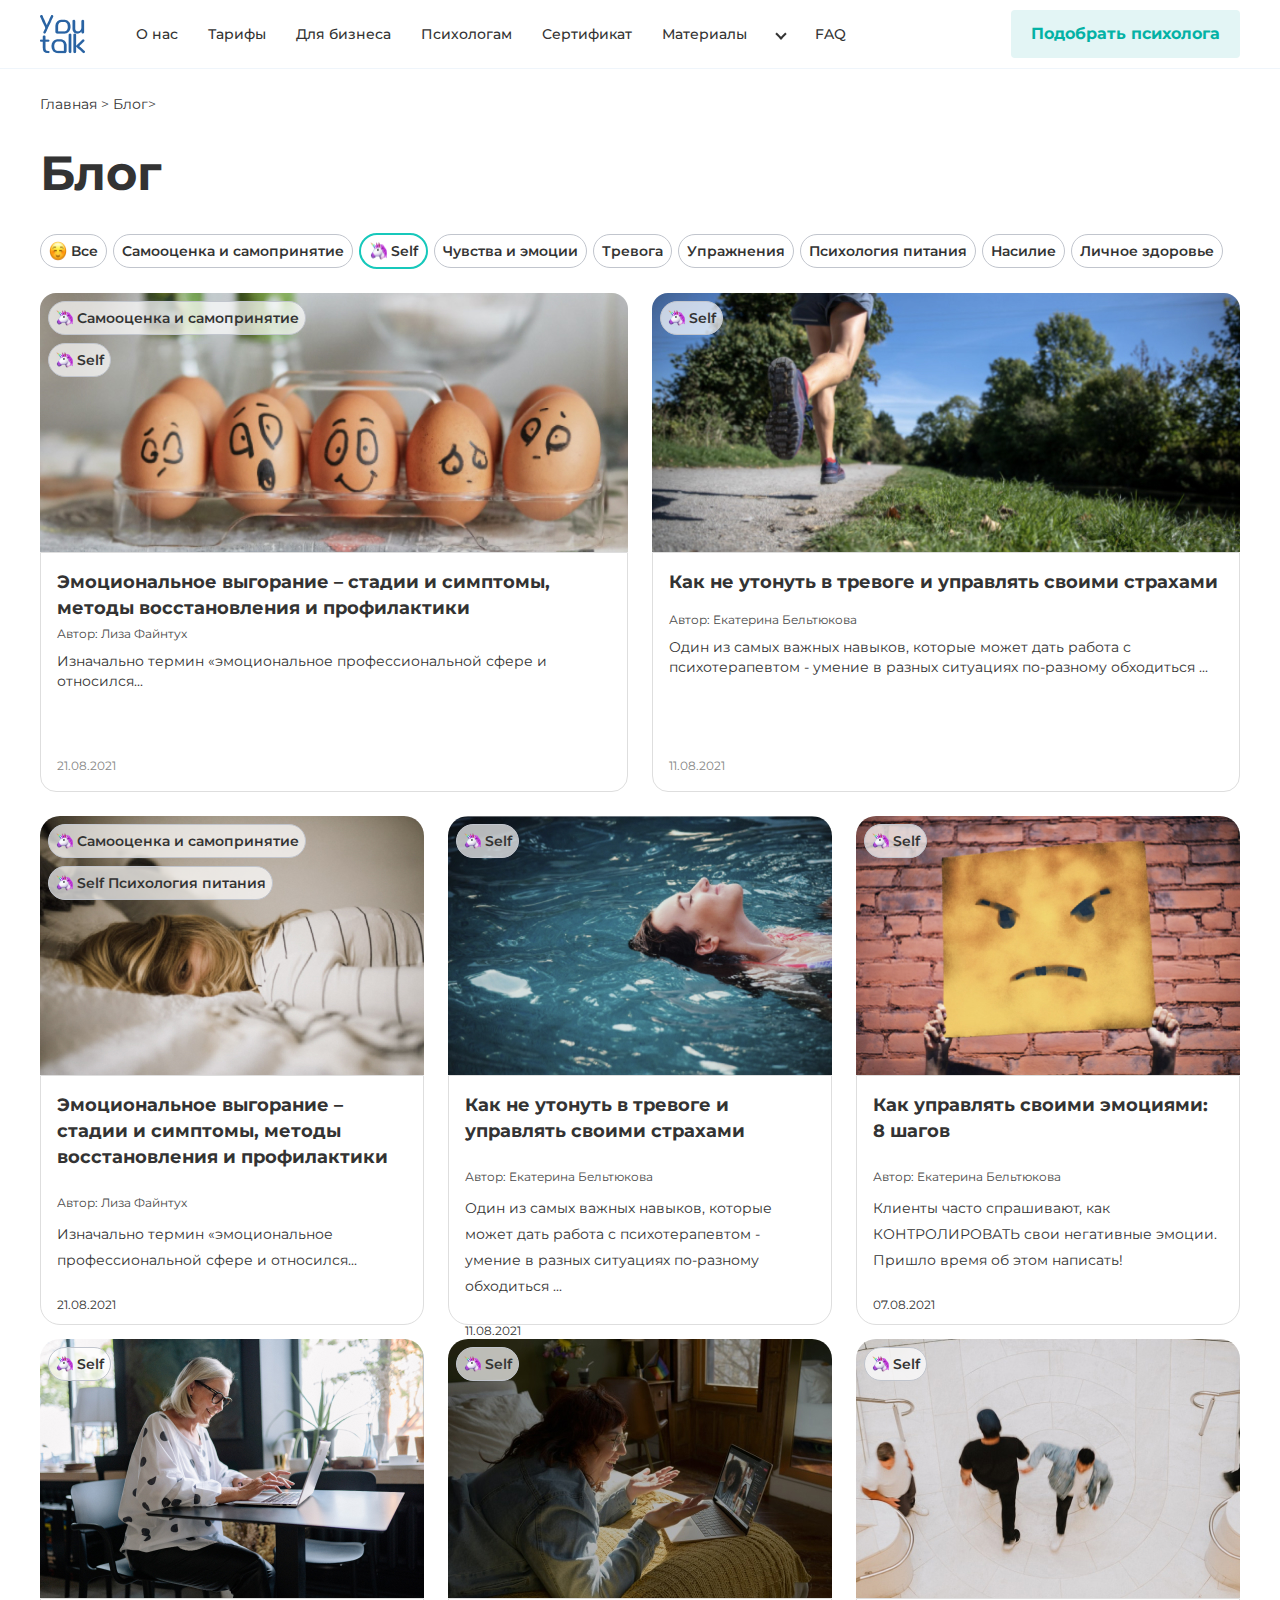
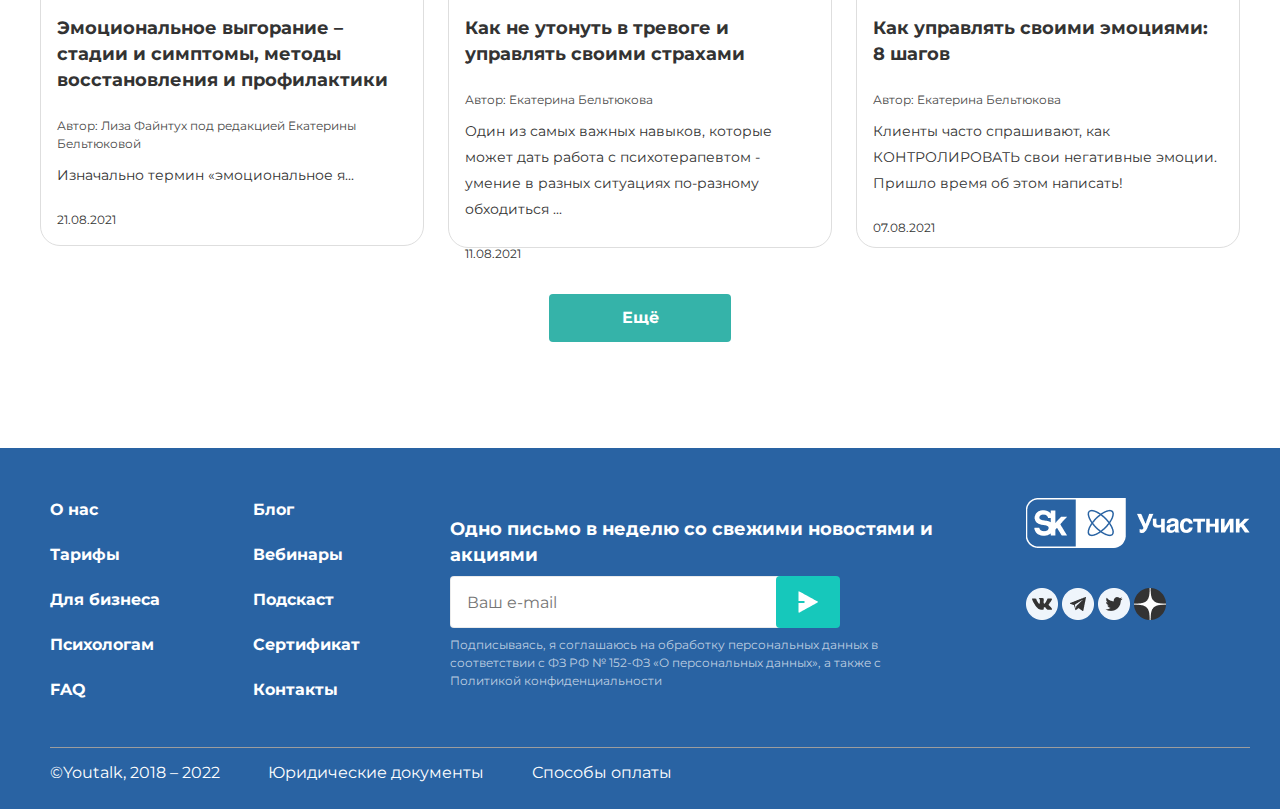
<file: index.html>
<!DOCTYPE html>
<html lang="en">
<head>
    <meta charset="UTF-8">
    <meta http-equiv="X-UA-Compatible" content="IE=edge">
    <meta name="viewport" content="width=device-width, initial-scale=1.0">
    <link rel="stylesheet" href="./normalize.css">
    <link rel="stylesheet" href="./css.css">
    <title>Document</title>
</head>
<body>
    <header class="header">
        <div class="header__content content container">
            <a class="content__logo" href="/">
                <img src="./img/logo.png" alt="logo"></a>
            <ul class="content__nav nav">
                <li class="nav__item">О нас</li>
                <li class="nav__item">Тарифы</li>
                <li class="nav__item">Для бизнеса</li>
                <li class="nav__item">Психологам</li>
                <li class="nav__item">Сертификат</li>
                <li class="nav__item">Материалы</li>
                <i class="arrow down"></i>
                <li class="nav__item">FAQ</li>
            </ul>
            <button class="content__btn">Подобрать психолога</button>
            <div class="burger">
                <img src="./img/burger.png" alt="button">
            </div>
        </div>
    </header>
</body>
</html>
    <main class="main container blog">
        <div class="blog__breadcrumps">Главная > Блог>
        </div>
        <h1 class="blog__title">Блог</h1>
            <ul class="blog__filters filters__list">
                <li class="filters__item">
                    <img src="./img/smail.png" alt="smail">
                    Все
                </li>
                <li class="filters__item">Самооценка и самопринятие</li>
                <li class="filters__item filters__item_active">
                    <img src="./img/emoje.png" alt="emoje">
                    Self
                </li>
                <li class="filters__item">Чувства и эмоции</li>
                <li class="filters__item">Тревога</li>
                <li class="filters__item">Упражнения</li>
                <li class="filters__item">Психология питания</li>
                <li class="filters__item">Насилие</li>
                <li class="filters__item">Личное здоровье</li>
            </ul>
        <section class="blog__top articles">
            <article class="articles___top">
                <img class="articles___top__image" src="./img/eggs.jpg" alt="eggs" class="eggs__link_img" width="300">
                <div class="articles__top__text">
                    <div class="articles__top__title">Эмоциональное выгорание – стадии и симптомы,
                        методы восстановления и профилактики</div>
                    <span class="articles__top__author">Автор: Лиза Файнтух</span>
                    <span class="articles__top__description">Изначально термин «эмоциональное профессиональной сфере и относился...</span>
                    <span class="articles__top__date">21.08.2021</span>
                </div>
                <div class="articles__top__tab">
                    <div class="tab">
                        <img src="./img/emoje.png" alt="emoje">
                        <span>Самооценка и самопринятие</span>
                    </div>
                    <div class="tab">
                        <img src="./img/emoje.png" alt="emoje">
                        <span>Self</span>
                    </div>
                    </div>
                </div>
            </article>
            <article class="articles___top">
                <img class="articles___top__image" src="./img/sport.jpg" alt="run" class="run__link_img" width="300">
                <div class="articles__top__text">
                <span class="articles__top__title">Как не утонуть в тревоге и управлять своими страхами</span>    
                   <p class="articles__top__author">Автор: Екатерина Бельтюкова</p>
                <span class="articles__top__description">Один из самых важных навыков, которые может дать работа с психотерапевтом - умение в разных ситуациях
                    по-разному обходиться ...</span>
                <span class="articles__top__date">11.08.2021</span>
            </div>
            <div class="articles__top__tab">
                <div class="tab">
                    <img src="./img/emoje.png" alt="emoje">
                    <span>Self</span>
                </div>
                </div>
            </div>
            </article>

        </section>
        <section class="blog___bottom">
            <article class="articles___bottom">
                <img class="articles___bottom__image" src="./img/Image1.jpg" alt="girls" class="girls__link_img" width="300">
                <div class="articles__bottom__title">
                <span class="articles__bottom__text">Эмоциональное выгорание – стадии и симптомы, методы восстановления и профилактики</span>
                <p class="articles__bottom__author">Автор: Лиза Файнтух</p>
                <span class="articles__bottom__description">Изначально термин «эмоциональное профессиональной сфере и относился...</span>
                <span class="articles__bottom__date">21.08.2021</span>
            </div>
            <div class="articles__bottom__tab">
                <div class="bottom">
                    <img src="./img/emoje.png" alt="emoje">
                    <span>Самооценка и самопринятие</span>
                </div>
                <div class="bottom">
                    <img src="./img/emoje.png" alt="emoje">
                    <span>Self Психология питания</span>
                </div>
                </div>
            </article>
            <article class="articles___bottom">
                <img class="articles___bottom__image" src="./img/image2.jpg" alt="girls2" class="girls2__link_img" width="300">
                <div class="articles__bottom__title">
                <span class="articles__bottom__text">Как не утонуть в тревоге и управлять своими страхами</span>
                <p class="articles__bottom__author">Автор: Екатерина Бельтюкова</p>
                <span class="articles__bottom__description">Один из самых важных навыков, которые может дать работа с психотерапевтом - умение в разных ситуациях
                    по-разному обходиться ...</span>
                <span class="articles__bottom__date">11.08.2021</span>
            </div>
            <div class="articles__bottom__tab">
                <div class="tab">
                    <img src="./img/emoje.png" alt="emoje">
                    <span>Self</span>
                </div>
                </div>
            </article>
            <article class="articles___bottom">
                <img class="articles___bottom__image" src="./img/image3.jpg" alt="emogis" class="emogis__link_img" width="300">
                <div class="articles__bottom__title">
                <span class="articles__bottom__text">Как управлять своими эмоциями:
                    8 шагов</span>
                <p class="articles__bottom__author">Автор: Екатерина Бельтюкова</p>
                <span class="articles__bottom__description">Клиенты часто спрашивают, как КОНТРОЛИРОВАТЬ свои негативные эмоции. Пришло время об этом написать!
                </span>
                <span class="articles__bottom__date">07.08.2021</span>
            </div>
            <div class="articles__bottom__tab">
                <div class="tab">
                    <img src="./img/emoje.png" alt="emoje">
                    <span>Self</span>
                </div>
            </article>
            <article class="articles___bottom">
                <img class="articles___bottom__image" src="./img/image4.jpg" alt="woman" class="woman__link_img" width="300">
                <div class="articles__bottom__title">
                <span class="articles__bottom__text">Эмоциональное выгорание – стадии и симптомы, методы восстановления и профилактики</span>
                <p class="articles__bottom__author">Автор: Лиза Файнтух под редакцией Екатерины Бельтюковой</p>
                <span class="articles__bottom__description">Изначально термин «эмоциональное я...</span>
                <span class="articles__bottom__date">21.08.2021</span>
                <div class="articles__bottom__tab">
                    <div class="tab">
                        <img src="./img/emoje.png" alt="emoje">
                        <span>Self</span>
                    </div>
                </div>
            </article>
            <article class="articles___bottom">
                <img class="articles___bottom__image" src="./img/Image5.jpg" alt="woman2" class="woman2__link_img" width="300">
                <div class="articles__bottom__title">
                <span class="articles__bottom__text">Как не утонуть в тревоге и управлять своими страхами</span>
                <p class="articles__bottom__author">Автор: Екатерина Бельтюкова</p>
                <span class="articles__bottom__description">Один из самых важных навыков, которые может дать работа с психотерапевтом - умение в разных ситуациях
                    по-разному обходиться ...</span>
                <span class="articles__bottom__date">11.08.2021</span>
                <div class="articles__bottom__tab">
                    <div class="tab">
                        <img src="./img/emoje.png" alt="emoje">
                        <span>Self</span>
                    </div>
                </div>
                </div>
            </article>
            <article class="articles___bottom">
                <img class="articles___bottom__image" src="./img/Image6.jpg" alt="boys" class="boys__link_img" width="300">
                <div class="articles__bottom__title">
                <span class="articles__bottom__text">Как управлять своими эмоциями:
                    8 шагов</span>
                <p class="articles__bottom__author">Автор: Екатерина Бельтюкова</p>
                <span class="articles__bottom__description">Клиенты часто спрашивают, как КОНТРОЛИРОВАТЬ свои негативные эмоции. Пришло время об этом написать!
                </span>
                <span class="articles__bottom__date">07.08.2021</span>
                <div class="articles__bottom__tab">
                    <div class="tab">
                        <img src="./img/emoje.png" alt="emoje">
                        <span>Self</span>
                    </div>
                </div>
                </div>
            </article>
        </section>
        <button class="btn__more">Ещё</button>
    </main>
    <footer class="footer">
        <div class="container">
        <div class="footer__top">
            <div class="footer__nav__wrapper">
                <ul class="footer__nav">
                    <li class="footer__nav__item">О нас</li>
                    <li class="footer__nav__item">Тарифы</li>
                    <li class="footer__nav__item">Для бизнеса</li>
                    <li class="footer__nav__item">Психологам</li>
                    <li class="footer__nav__item">FAQ</li>
                </ul>
                <ul class="footer__nav">
                    <li class="footer__nav__item">Блог</li>
                    <li class="footer__nav__item">Вебинары</li>
                    <li class="footer__nav__item">Подскаст</li>
                    <li class="footer__nav__item">Сертификат</li>
                    <li class="footer__nav__item">Контакты</li>
                </ul>
            </div>
            <div class="email__wrapper">
                <h3 class="email__title">Одно письмо в неделю со свежими новостями и акциями</h3>
                <div class="email">
                <input class="email__input" placeholder="Ваш e-mail" type="text">
                 <button class="email__button">
                    <img src="./img/strelka.png">
                </button>
                </div>
                <span class="email__description">Подписываясь, я соглашаюсь на обработку персональных данных в соответствии с ФЗ РФ № 152-ФЗ «О персональных данных», а также с Политикой конфиденциальности</span>
            </div>
            <div class="social">
                <div class="social__top">
                    <img src="./img/Group_(1).png">
                    <img src="./img/a.png">
                    
                </div>
                <div class="social__bottom">
                    <img src="./img/vkontakte.png">
                    <img src="./img/telegram.png">
                    <img src="./img/ikonka.png">
                    <img src="./img/ikonka2.png">
                    
                </div>
            </div>
        </div>

        <div class="footer__bottom">
            <p class="footer__bottom__top">©Youtalk, 2018 – 2022</p>
            <p class="footer__bottom__top">Юридические документы</p>
            <p class="footer__bottom__top">Способы оплаты</p>
        </div>
    </div>
    </footer>
</body>
</html>
</file>
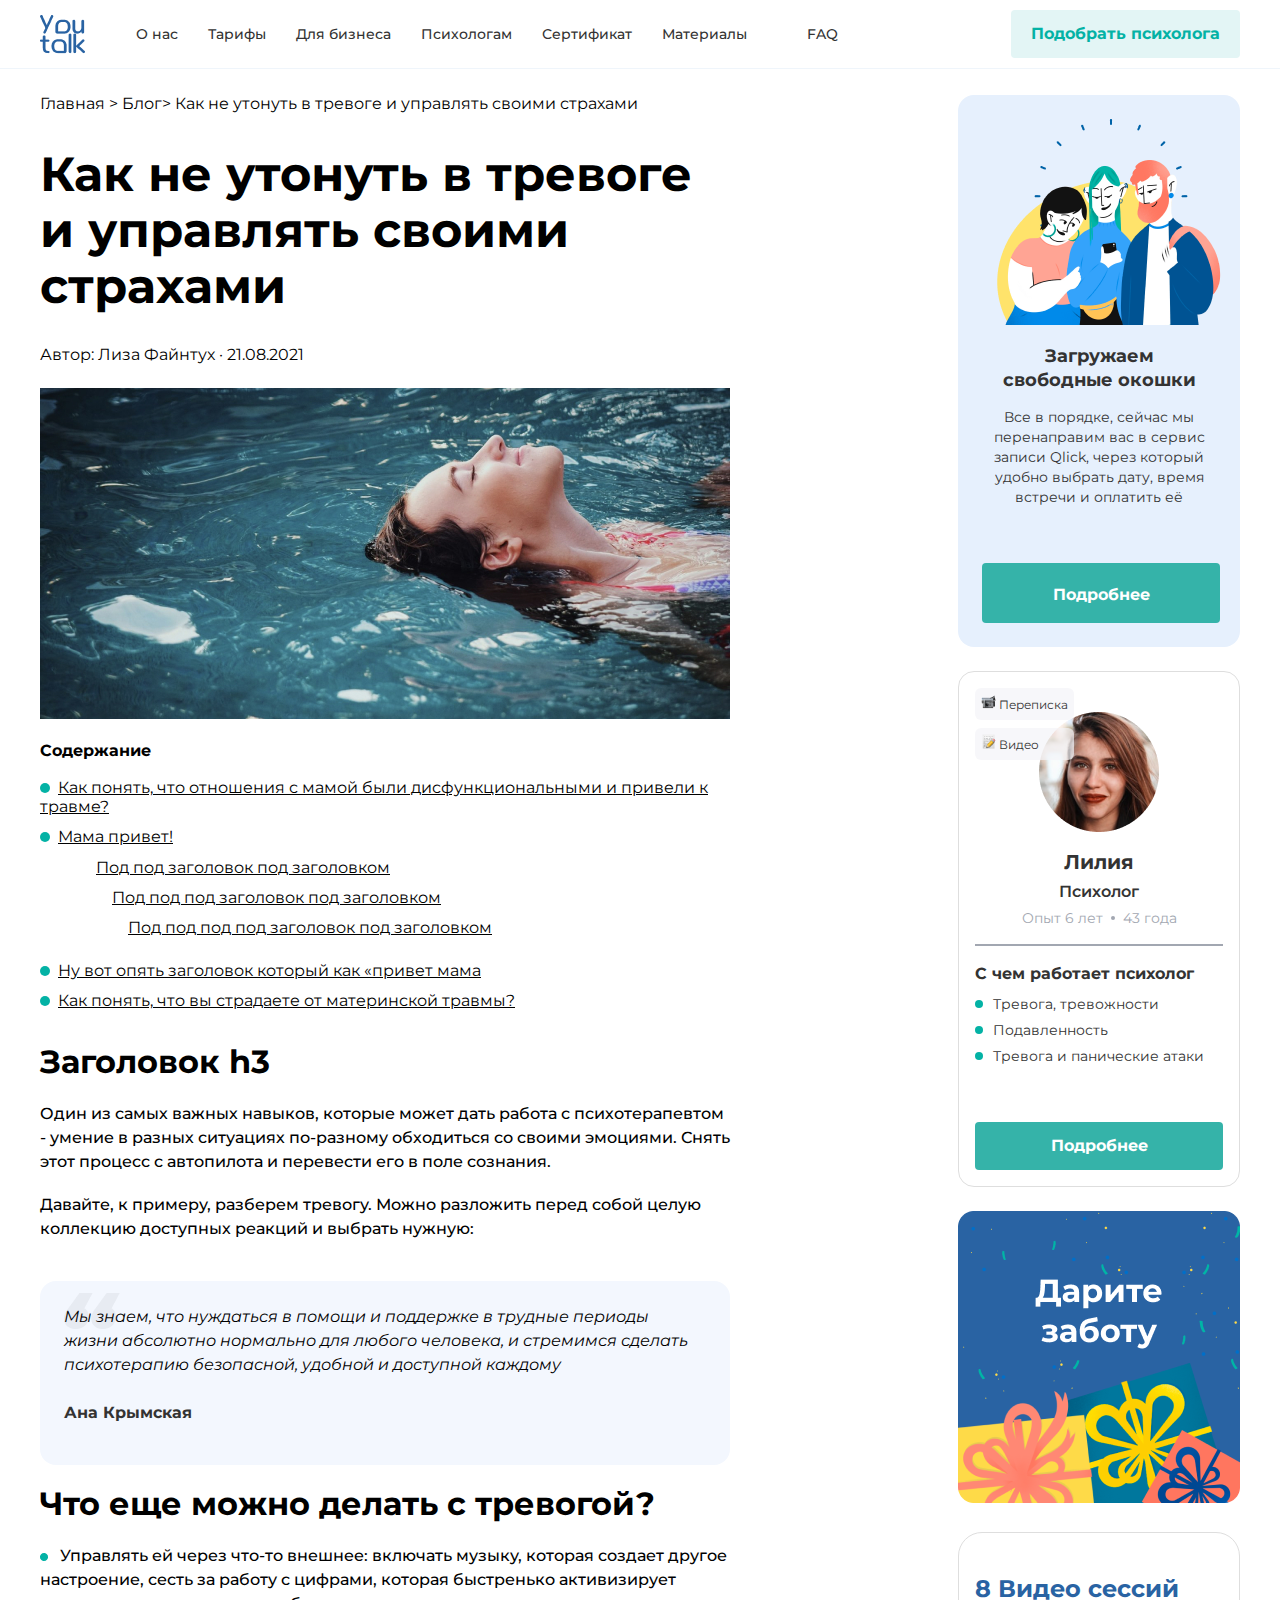
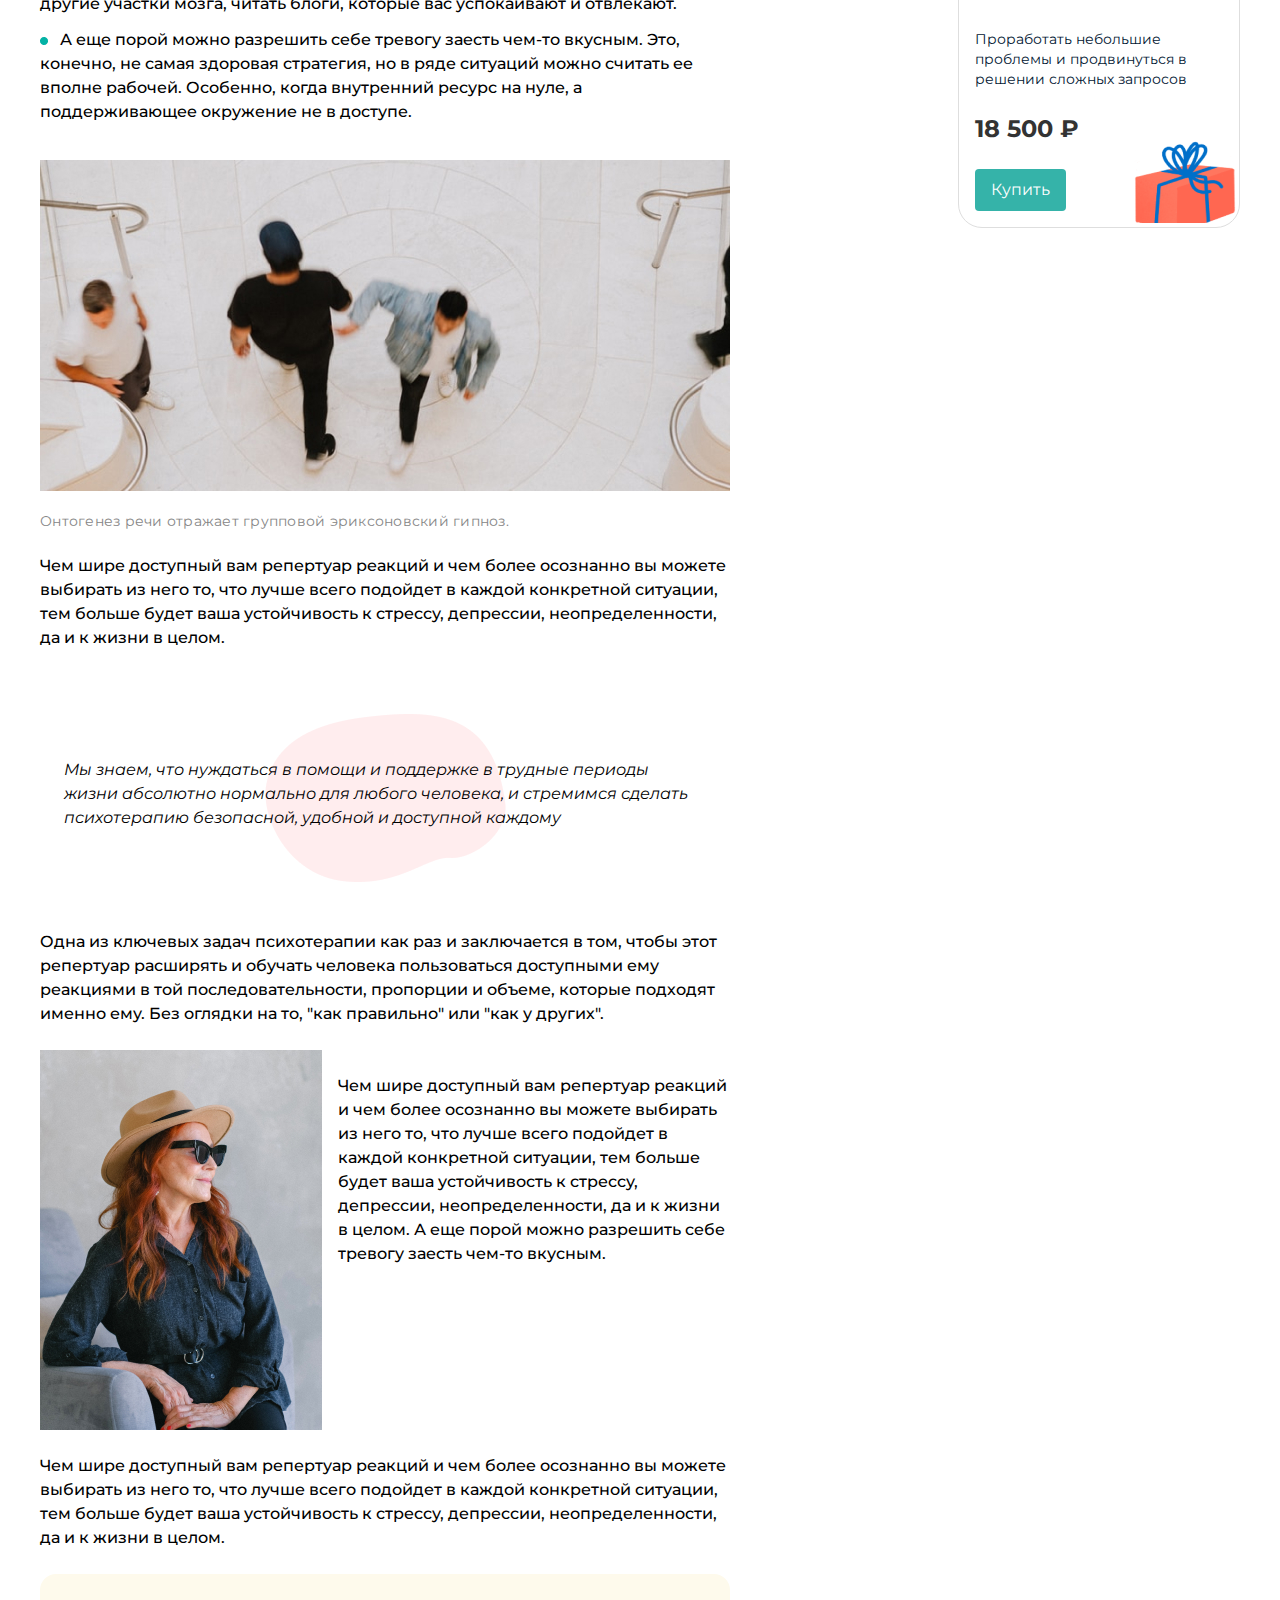
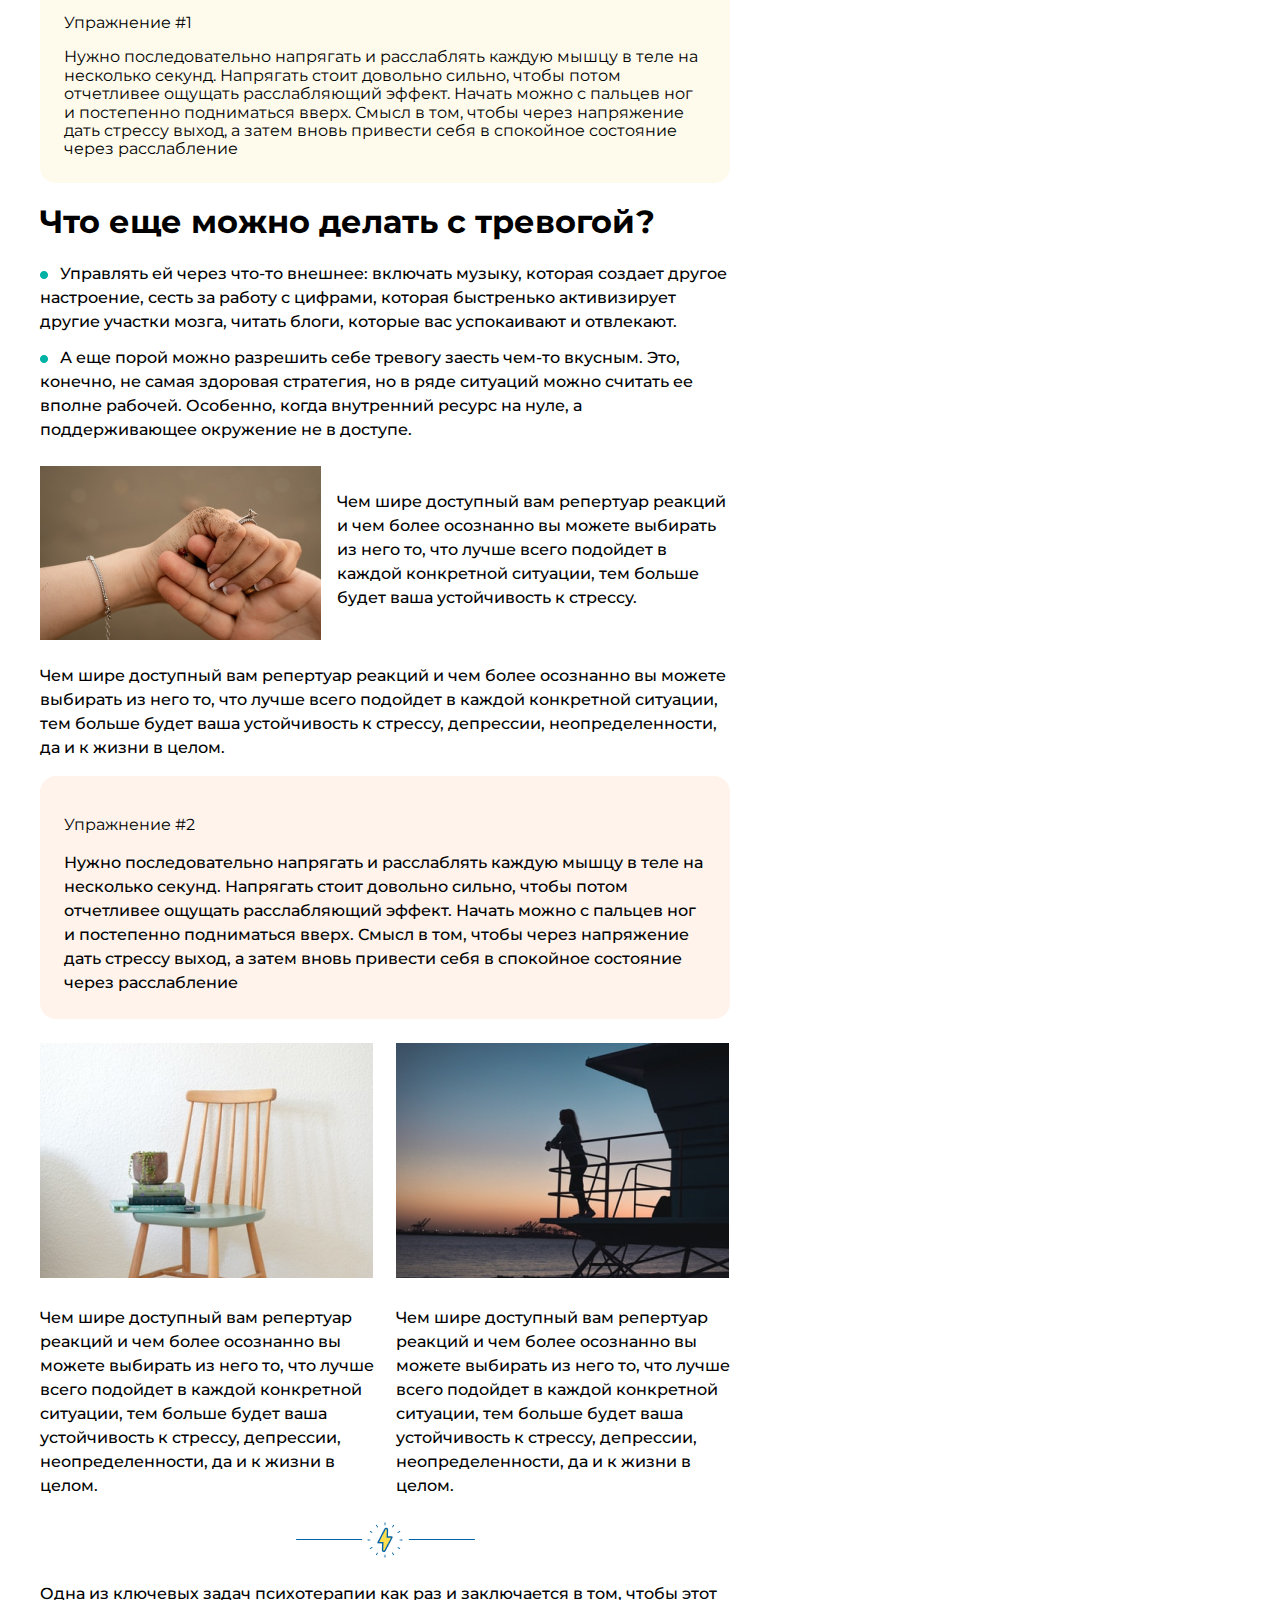
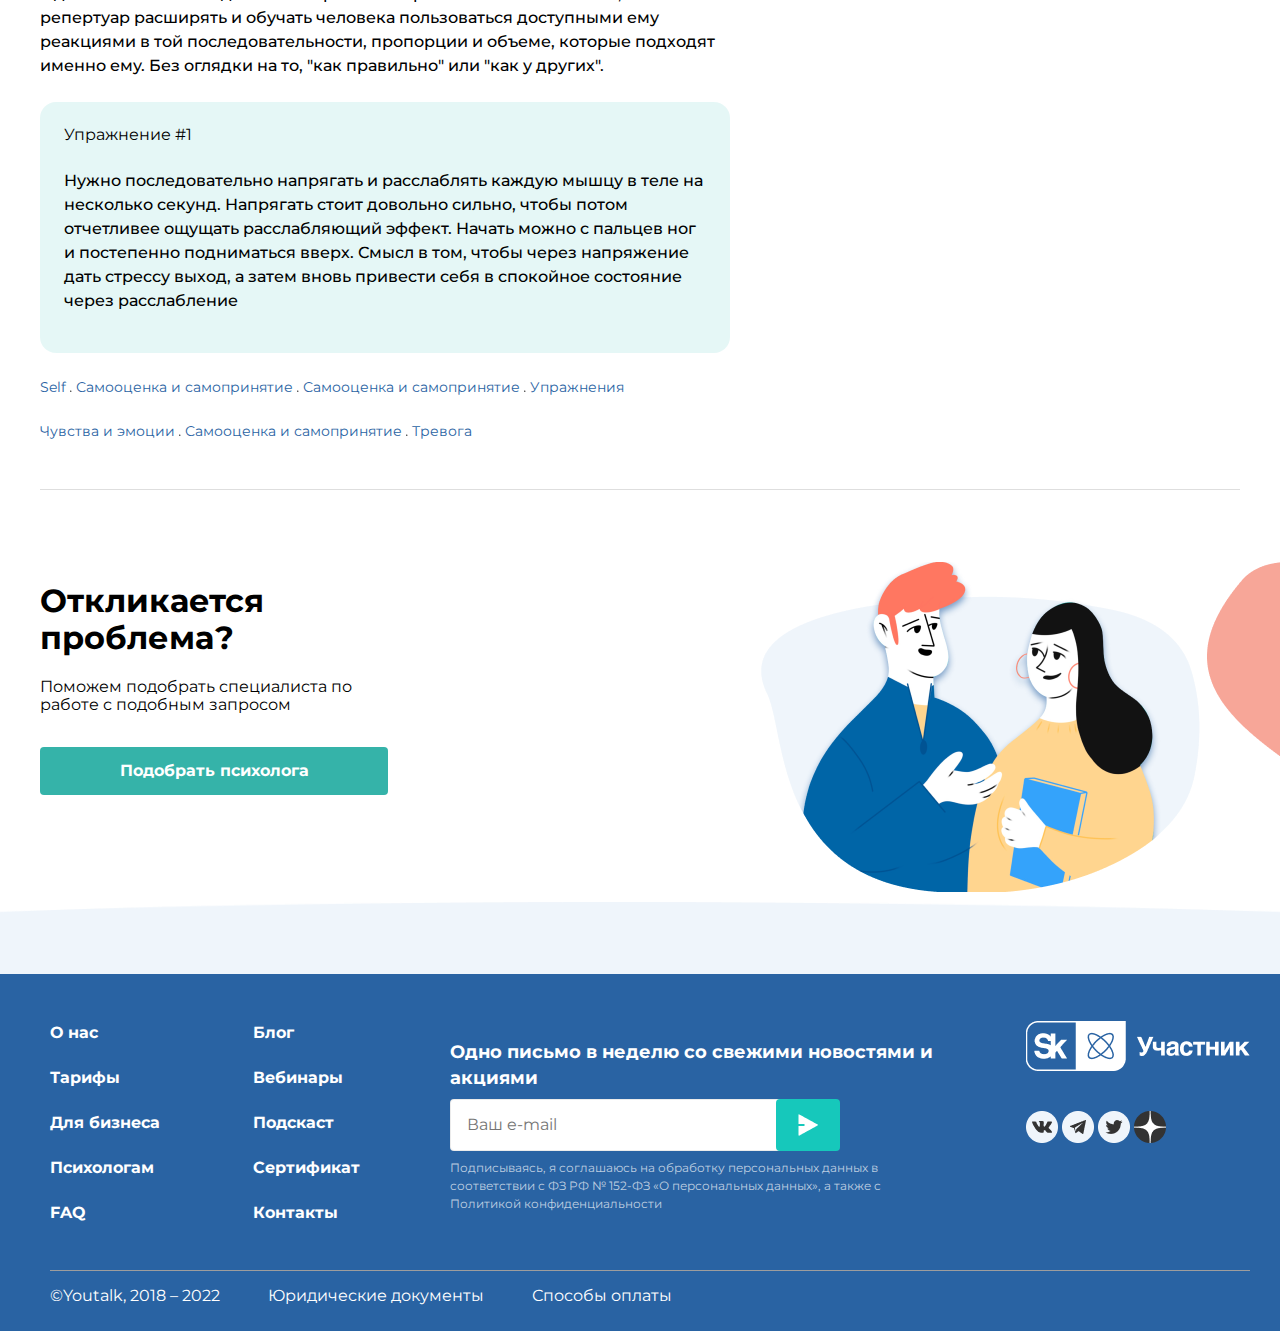
<file: blog.html>
<!DOCTYPE html>
<html lang="en">
<head>
    <meta charset="UTF-8">
    <meta http-equiv="X-UA-Compatible" content="IE=edge">
    <meta name="viewport" content="width=device-width, initial-scale=1.0">
    <link rel="stylesheet" href="./normalize.css">
    <link rel="stylesheet" href="./blog.css">
    <title>Document</title>
</head>
<body>
    <header class="header">
        <div class="header__content content container">
            <a class="content__logo" href="/">
                <img src="./img/logo.png" alt="logo"></a>
            <ul class="content__nav nav">
                <li class="nav__item">О нас</li>
                <li class="nav__item">Тарифы</li>
                <li class="nav__item">Для бизнеса</li>
                <li class="nav__item">Психологам</li>
                <li class="nav__item">Сертификат</li>
                <li class="nav__item">Материалы</li>
                <i class="arrow down"></i>
                <li class="nav__item">FAQ</li>
            </ul>
            <button class="content__btn">Подобрать психолога</button>
            <div class="burger">
                <img src="./img/burger.png" alt="button">
            </div>
        </div>
    </header>
    <main class="main container blog">
        <div class="main__wrapper">
        <div class="main_left_block">
        <div class="blog__breadcrumps">Главная > Блог>
            Как не утонуть в тревоге и управлять своими страхами</div>
        <h1 class="main_left_block_blog__title">Как не утонуть в тревоге и управлять своими страхами</h1>
               <div class="content_author">Автор: Лиза Файнтух
                        ·
                        21.08.2021</div>
                        
                        
            <section class="blog__top articles">
    
                <img class="articles___top__image" src="./img/girlwoter.jpg" alt="girls" class="girls" width="300">
            </section>
            
            <div>
            <ul class="blog__filters_content">
                <p class="title_top">Содержание</p>
                <li class="filters_dot_content">Как понять, что отношения с мамой были дисфункциональными и привели к травме?</li>
                <li class="filters_dot_content">Мама привет!
                    <div>
                        <span class="filters_dot_content_first">Под под заголовок под заголовком</span><br>
                        <span class="filters_dot_content_second">Под под под заголовок под заголовком</span> <br>
                        <span class="filters_dot_content_third">Под под под под заголовок под заголовком</span> <br>
                    </div>
                
                </li>
                <li class="filters_dot_content">Ну вот опять заголовок который как «привет мама</li>
                <li class="filters_dot_content">Как понять, что вы страдаете от материнской травмы?</li>
            </ul>
            </div>
            <div>
            <h1 class="title">Заголовок h3</h1>
        <span class="text__description">Один из самых важных навыков, которые может дать работа с психотерапевтом - умение в разных ситуациях по-разному обходиться со своими эмоциями.  Снять этот процесс с автопилота и перевести его в поле сознания.</span>
        <br>
         <br>
        <span class="text__description__top">Давайте, к примеру, разберем тревогу. Можно разложить перед собой целую коллекцию доступных реакций и выбрать нужную:</span>
    </div>    
        <div class="text_block">
                <span class="text_block_description">Мы знаем, что нуждаться в помощи и поддержке в трудные периоды жизни абсолютно нормально для любого человека, и стремимся сделать психотерапию безопасной, удобной и доступной каждому</span>
                <p class="text_block_author">Ана Крымская</p>
                <img class="text_block_image" src="./img.bloc/zapiatie.png" alt="" srcset="">
            </div>
           <article class="blog__title">
            <h1>Что еще можно делать с тревогой?</h1>
            <div class="blog__description-filters_dot_content"><img class="decoration__ellipse" src="./img.bloc/Ellipse (1).png">Управлять ей через что-то внешнее: включать музыку, которая создает другое настроение, сесть за работу с цифрами, которая быстренько активизирует другие участки мозга, читать блоги, которые вас успокаивают и отвлекают.</div>
            <div class="blog__description-filters_dot_content"><img class="decoration__ellipse" src="./img.bloc/Ellipse (1).png">А еще порой можно разрешить себе тревогу заесть чем-то вкусным. Это, конечно, не самая здоровая стратегия, но в ряде ситуаций можно считать ее вполне рабочей. Особенно, когда внутренний ресурс на нуле, а поддерживающее окружение не в доступе.</div>
           
            <img class="bloc_men"src="./img.bloc/men.jpg">
            <div class="top__author">Онтогенез речи отражает групповой эриксоновский гипноз.</div>
           </article>
           <article>
            <div class="text__description_tab">Чем шире доступный вам репертуар реакций и чем более осознанно вы можете выбирать из него то, что лучше всего подойдет в каждой конкретной ситуации, тем больше будет ваша устойчивость к стрессу, депрессии, неопределенности, да и к жизни в целом.
            </div>
            <div class="text_block block_circle">
                <span class="text_block_description">Мы знаем, что нуждаться в помощи и поддержке в трудные периоды жизни абсолютно нормально для любого человека, и стремимся сделать психотерапию безопасной, удобной и доступной каждому</span>
            <!-- <img class="text_block_image_block" src="./img.bloc/lyga.png" alt="" srcset=""> -->
            </div>
           </article>
           <article class="blog___top">Одна из ключевых задач психотерапии как раз и заключается в том, чтобы этот репертуар расширять и обучать человека пользоваться доступными ему реакциями в той последовательности, пропорции и объеме, которые подходят именно ему. Без оглядки на то, "как правильно" или "как у других".
           </article>
    
            <section class="blog__top__articles">
            <img src="./img.bloc/girls2.jpg">
            <div class="text__description">Чем шире доступный вам репертуар реакций и чем более осознанно вы можете выбирать из него то, что лучше всего подойдет в каждой конкретной ситуации, тем больше будет ваша устойчивость к стрессу, депрессии, неопределенности, да и к жизни в целом.
                А еще порой можно разрешить себе тревогу заесть чем-то вкусным.</div>
            </section>
            
            
            <div class="text__description">Чем шире доступный вам репертуар реакций и чем более осознанно вы можете выбирать из него то, что лучше всего подойдет в каждой конкретной ситуации, тем больше будет ваша устойчивость к стрессу, депрессии, неопределенности, да и к жизни в целом.</div>
            
            <section class="blog_bottom">
            <p class="title_text">Упражнение #1</p>
            <span class="text_description">Нужно последовательно напрягать и расслаблять каждую мышцу в теле на несколько секунд. Напрягать стоит довольно сильно, чтобы потом отчетливее ощущать расслабляющий эффект. Начать можно с пальцев ног и постепенно подниматься вверх. Смысл в том, чтобы через напряжение дать стрессу выход, а затем вновь привести себя в спокойное состояние через расслабление</span>
            </section>
            
            <article class="blog__title">
                <h1 class="blog_title_title">Что еще можно делать с тревогой?</h1>
                <div class="blog__description-filters_dot_content"><img class="decoration__ellipse" src="./img.bloc/Ellipse (1).png">Управлять ей через что-то внешнее: включать музыку, которая создает другое настроение, сесть за работу с цифрами, которая быстренько активизирует другие участки мозга, читать блоги, которые вас успокаивают и отвлекают.</div>
                <span class="blog__description-filters_dot_content"><img class="decoration__ellipse" src="./img.bloc/Ellipse (1).png">А еще порой можно разрешить себе тревогу заесть чем-то вкусным. Это, конечно, не самая здоровая стратегия, но в ряде ситуаций можно считать ее вполне рабочей. Особенно, когда внутренний ресурс на нуле, а поддерживающее окружение не в доступе.</span>
            </article>
            
            <section class="blog__top__articles">
                <img src="./img.bloc/hands.jpg">
            <span class="text__description">Чем шире доступный вам репертуар реакций и чем более осознанно вы можете выбирать из него то, что лучше всего подойдет в каждой конкретной ситуации, тем больше будет ваша устойчивость к стрессу.</span>
        </section>
            <p class="text__description">Чем шире доступный вам репертуар реакций и чем более осознанно вы можете выбирать из него то, что лучше всего подойдет в каждой конкретной ситуации, тем больше будет ваша устойчивость к стрессу, депрессии, неопределенности, да и к жизни в целом.</p>
        
            <section class="blog__bottom__txt">
                <p class="title__blog">Упражнение #2</p>
                <span class="text__description">Нужно последовательно напрягать и расслаблять каждую мышцу в теле на несколько секунд. Напрягать стоит довольно сильно, чтобы потом отчетливее ощущать расслабляющий эффект. Начать можно с пальцев ног и постепенно подниматься вверх. Смысл в том, чтобы через напряжение дать стрессу выход, а затем вновь привести себя в спокойное состояние через расслабление</span>
            </section>
    
            <section class="blog___top__top">
                <div class="blog___top__top_card">
                    <img src="./img.bloc/stul.jpg">
                    <div class="text__description">Чем шире доступный вам репертуар реакций и чем более осознанно вы можете выбирать из него то, что лучше всего подойдет в каждой конкретной ситуации, тем больше будет ваша устойчивость к стрессу, депрессии, неопределенности, да и к жизни в целом.</div>
                </div>
                <div class="blog___top__top_card">
                    <img src="./img.bloc/zakat.jpg">
                    <div class="text__description">Чем шире доступный вам репертуар реакций и чем более осознанно вы можете выбирать из него то, что лучше всего подойдет в каждой конкретной ситуации, тем больше будет ваша устойчивость к стрессу, депрессии, неопределенности, да и к жизни в целом.</div>
                </div>
            </section>
            <img class="lightning" src="./img/blog/Group (4).png">
            <div class="text__description">Одна из ключевых задач психотерапии как раз и заключается в том, чтобы этот репертуар расширять и обучать человека пользоваться доступными ему реакциями в той последовательности, пропорции и объеме, которые подходят именно ему. Без оглядки на то, "как правильно" или "как у других".</div>
        
            <section class="blog__top__txt">
            <span class="title_txt_blog">Упражнение #1</span>
            <p class="text__description__title">Нужно последовательно напрягать и расслаблять каждую мышцу в теле на несколько секунд. Напрягать стоит довольно сильно, чтобы потом отчетливее ощущать расслабляющий эффект. Начать можно с пальцев ног и постепенно подниматься вверх. Смысл в том, чтобы через напряжение дать стрессу выход, а затем вновь привести себя в спокойное состояние через расслабление</p>
            </section>
            <div class="main_nav">Self <img src="./img/blog/tochka.png"> Самооценка и самопринятие <img src="./img/blog/tochka.png"> Самооценка и самопринятие <img src="./img/blog/tochka.png"> Упражнения</div>
            <div class="main_nav">Чувства и эмоции <img src="./img/blog/tochka.png"> Самооценка и самопринятие <img src="./img/blog/tochka.png"> Тревога</div>
            <div class="line_fotter"></div>
        </div>

        
        <div class="main_right_sidebar">
            <div class="card card_people">
                <img src="./img.bloc/pipl.png">
                <h2 class="card_people_title">Загружаем <br/>свободные окошки</h2>
                <span class="card_people_subtitle">Все в порядке, сейчас мы перенаправим вас в сервис записи Qlick, через который удобно выбрать дату,  время встречи и оплатить её</span>
                <button class="btn__more__btn_footer">Подробнее</button>
            </div>
            <div class="card card_avatar">
                <div class="card_avatar_icon_block">
                    <div class="card_avatar_icon">
                        <img src="./img.bloc/camera.png" alt="" srcset="">
                        <span>Переписка</span>
                    </div>
                    <div class="card_avatar_icon">
                        <img src="./img.bloc/mail.png" alt="" srcset="">
                        <span>Видео</span>
                    </div>
                </div>
                <div class="card_avatar_top">
                    <img src="./img.bloc/girls.png">
                    <span class="card_avatar_name">Лилия</span>
                    <span class="card_avatar_job">Психолог</span>
                    <span class="card_avatar_experiense">Опыт 6 лет <span class="card_avatar_circle"></span><span> 43 года</span></span>
                </div>
                <div class="card_avatar_line"></div>
                <p class="card_avatar__description">С чем работает психолог</p>
                <ul class="blog__filters">
                    <li><span class="blog__filters_dot"></span>Тревога, тревожности</li>
                    <li><span class="blog__filters_dot"></span>Подавленность</li>
                    <li><span class="blog__filters_dot"></span>Тревога и панические атаки</li>
                </ul>
                <button class="btn__more">Подробнее</button>
            </div>
            <div class="card"><img src="./img.bloc/podarki.png"></div>
            <div class="card_video_sessions">
            <p class="video_sessions">8 Видео сессий</p>
            <span class="card_video_description">Проработать небольшие проблемы и продвинуться в решении сложных запросов</span>
            <p class="card_video_price">18 500 ₽</p>
            <button class="btn__more__btn">Купить</button>
            <div class="card_presents"><img class="card_presents_image" src="./img.bloc/podarok.png"></div>    
            
        </div>
        </div>
        </div>
        </div>
        
    </div>

</div>
    <div class="bloc_selection_wrapper">
        <div class="bloc_selection">
            <h1>Откликается 
                проблема?</h1>
            Поможем подобрать специалиста по работе с подобным запросом
            <button class="btn__more">Подобрать психолога</button>
        </div>

        <img src="./img/blog/para.png">
        <img class="bloc_selection_image" src="./img.bloc/Vector (13).png">
        
    </div>
</main>
<img class="bottom_element" src="./img/blog/Vector (18).png">
    <footer class="footer">
        <div class="container">
        <div class="footer__top">
            <div class="footer__nav__wrapper">
                <ul class="footer__nav">
                    <li class="footer__nav__item">О нас</li>
                    <li class="footer__nav__item">Тарифы</li>
                    <li class="footer__nav__item">Для бизнеса</li>
                    <li class="footer__nav__item">Психологам</li>
                    <li class="footer__nav__item">FAQ</li>
                </ul>
                <ul class="footer__nav">
                    <li class="footer__nav__item">Блог</li>
                    <li class="footer__nav__item">Вебинары</li>
                    <li class="footer__nav__item">Подскаст</li>
                    <li class="footer__nav__item">Сертификат</li>
                    <li class="footer__nav__item">Контакты</li>
                </ul>
            </div>
            <div class="email__wrapper">
                <h3 class="email__title">Одно письмо в неделю со свежими новостями и акциями</h3>
                <div class="email">
                <input class="email__input" placeholder="Ваш e-mail" type="text">
                 <button class="email__button">
                    <img src="./img/strelka.png">
                </button>
                </div>
                <span class="email__description">Подписываясь, я соглашаюсь на обработку персональных данных в соответствии с ФЗ РФ № 152-ФЗ «О персональных данных», а также с Политикой конфиденциальности</span>
            </div>
            <div class="social">
                <div class="social__top">
                    <img src="./img/Group_(1).png">
                    <img src="./img/a.png">
                    
                </div>
                <div class="social__bottom">
                    <img src="./img/vkontakte.png">
                    <img src="./img/telegram.png">
                    <img src="./img/ikonka.png">
                    <img src="./img/ikonka2.png">
                    
                </div>
            </div>
        </div>

        <div class="footer__bottom">
            <p class="footer__bottom__top">©Youtalk, 2018 – 2022</p>
            <p class="footer__bottom__top">Юридические документы</p>
            <p class="footer__bottom__top">Способы оплаты</p>
        </div>
    </div>
    </footer>
</body>
</html>
</file>
<file: css.css>
@import url('https://fonts.googleapis.com/css2?family=Montserrat:ital,wght@0,100..900;1,100..900&display=swap');

body {
    box-sizing: border-box;
        font-family: "Montserrat", sans-serif;
        font-optical-sizing: auto;
        font-style: normal;
      
}

ul {
    padding: 0;
    margin: 0;
    list-style-type: none;
}


.container {
    max-width: 1200px;
    width: 100%;
    margin: 0 auto;
    padding: 10px;
}


.header {
    padding: 0 20px;
    border-bottom: 1px solid #EFF5FB;
    margin-bottom: 16px;
}

.content {
    display: flex;
}

.content__logo {
    display: flex;
    align-items: center;
    justify-content: center;
    margin-right: 51px;
}

.content__btn {
    margin-left: auto;
    padding: 14px 20px;
    font-weight: 700;
    font-size: 16px;
    line-height: 20px;
    color: #03B2A5;
    background-color: #E3F5F5;
    outline: none;
    border: none;
    border-radius: 4px;
}

.burger {
    display: none;
}

.nav {
    display: flex;
    align-items: center;
    gap: 30px;
}

.nav__item {
    display: flex;
    align-items: center;
    gap: 8px;
    font-weight: 500;
    font-size: 14px;
    line-height: 16px;
    color: #333333;
}

i {
    border: solid #333333;
    border-width: 0 2px 2px 0;
    display: inline-block;
    padding: 3px;
}

.down {
    transform: rotate(45deg);
    -webkit-transform: rotate(45deg);
}


.blog__breadcrumps {
    font-size: 14px;
    font-weight: 400;
    line-height: 18px;
    color: #333333;
    margin-bottom: 30px;
}

.blog__title {
    font-weight: 700;
    font-size: 48px;
    line-height: 56px;
    color: #333333;
    margin-bottom: 32px;
}

.filters__list {
    display: flex;
    gap: 6px;
    align-items: center;
    flex-wrap: wrap;
    margin-bottom: 24px;
}

.filters__item {
    display: flex;
    align-self: center;
    flex-shrink: 0;
    gap: 4px;
    padding: 6px 8px;
    font-weight: 600;
    font-size: 14px;
    line-height: 20px;
    border-radius: 24px;
    border: 1px solid #C1C5CD;
    color: #333333;
}

.filters__item_active {
    border: 2px solid #16C8BB;
}

.blog__top  {
    display: flex;
    gap: 24px;
    margin-bottom: 24px;
    flex-wrap: wrap;
}



.articles___top {
    display: flex;
    flex-direction: column;
    max-width: 588px;
    width: 100%;
    min-height: 499px;
    position: relative;
    flex-shrink: 0;
}

.articles__top__tab {
    position: absolute;
    top: 8px;
    left: 8px;
    display: flex;
    flex-direction: column;
    align-items: flex-start;
}

.tab {
    display: flex;
    align-items: center;
    gap: 4px;
    background-color: rgba(255, 255, 255, .7);
    border: 1px solid #C1C5CD;
    border-radius: 24px;
    padding: 6px;
    margin-bottom: 8px;
    font-weight: 600;
    font-size: 14px;
    line-height: 20px;
    color: #333333;
}

.articles___top__image {
    width: 100%;
    border-top-right-radius: 16px;
    border-top-left-radius: 16px;
}

.articles__top__text {
    flex-grow: 1;
    padding: 16px;
    border: 1px solid #DEDEDE;
    border-bottom-right-radius: 16px;
    border-bottom-left-radius: 16px;
    display: flex;
    flex-direction: column;
}

.articles__top__title {
    font-weight: 700;
    font-size: 18px;
    line-height: 26px;
    color: #333333;
    margin-bottom: 4px;
}

.articles__top__author, .articles__top__date {
    font-weight: 400;
    font-size: 12px;
    line-height: 18px;
}

.articles__top__author {
    color: #494949;
    margin-bottom: 8px;
}

.articles__top__description {
    font-size: 14px;
    line-height: 20px;
    color: #333333;
    margin-bottom: auto;
}

.articles__top__date {
    color: #868686;
}

.blog___bottom {

    display: flex;
    gap: 24px;
    margin-bottom: 24px;
    flex-wrap: wrap;
    
}


.articles___bottom__image {
    width: 100%;
    border-top-right-radius: 20px;
    border-top-left-radius: 20px;
    width: 384px;
    height: 260px;
}

.bottom {

    display: flex;
    align-items: center;
    gap: 4px;
    background-color: rgba(255, 255, 255, .7);
    border: 1px solid #C1C5CD;
    border-radius: 24px;
    padding: 6px;
    margin-bottom: 8px;
    font-weight: 600;
    font-size: 14px;
    line-height: 20px;
    color: #333333;
}

.articles__bottom__tab {
    position: absolute;
    top: 8px;
    left: 8px;
    display: flex;
    flex-direction: column;
    align-items: flex-start;
    
}


.articles___bottom {
    display: flex;
    flex-direction: column;
    max-width: 588px;
    width: 100%;
    min-height: 499px;
    position: relative;
    flex-shrink: 0;

}


.articles__bottom__author, .articles__bottom__date {
    font-weight: 400;
    font-size: 12px;
    line-height: 18px;
}
.articles__bottom__author {
    color: #494949;
    margin-bottom: 8px;
}
.articles__bottom__description {
    font-size: 14px;
    line-height: 20px;
    color: #333333;
    margin-bottom: auto;
}
 

.articles___bottom {
    display: flex;
    flex-direction: column;
    max-width: 588px;
    width: 100%;
    min-height: 499px;
    position: relative;
    flex-shrink: 0;
    width: 384px;
    height: 475px;
    gap: 0px;
    border-radius: 16px 0px 0px 0px;
    margin: auto;
    
}

.articles___bottom__image {
    width: 100%;
    border-top-right-radius: 20px;
    border-top-left-radius: 20px;
    width: 384px;
    height: 260px;
    top: -1px;

}

                
.articles__bottom__description {
    font-size: 14px;
    line-height: 20px;
    color: #333333;
    margin-bottom: auto;
}
                   
.articles__bottom__date, .articles__bottom__autho {
    font-weight: 400;
    font-size: 12px;
    line-height: 18px;
}
.articles__bottom__author {
    color: #494949;
    margin-bottom: 8px;
}
.articles___bottom__image {
    width: 100%;
    border-top-right-radius: 20px;
    border-top-left-radius: 20px;
    width: 384px;
    height: 260px;
    top: -1px;
}

.articles__bottom__title {
    flex-grow: 1;
    padding: 16px;
    font-size: 18px;
    line-height: 26px;
    border-bottom-right-radius: 20px;
    border-bottom-left-radius: 20px;
    border: 1px solid #DEDEDE;
    color: #333333;
    height: 216px;
}

.articles__bottom__text {
    font-weight: 700;
    border-bottom-right-radius: 16px;
    border-bottom-left-radius: 16px;
    display: flex;
    flex-direction: column;
}

.articles__bottom__author, .articles__bottom__date {
    font-weight: 400;
    font-size: 12px;
    line-height: 18px;
    display: block;
    margin-top: 24px;
}

.articles__bottom__author {
    color: #494949;
    margin-bottom: 8px;
}

.articles__bottom__description {
    font-size: 14px;
    line-height: 20px;
    color: #333333;
}

.btn__more {
    display: block;
    background: #35B3A9;
    font-size: 16px;
    line-height: 24px;
    font-weight: 700;
    color: #FFFFFF;
    width: 182px;
    min-height: 48px;
    border-radius: 4px;
    outline: none;
    border: none;
    margin: 56px auto 96px auto;
}

.footer {
    background: #2963A3;
    padding: 40px 40px 0 40px;
}

.footer__top {
    display: flex;
    justify-content: space-between;
    margin-bottom: 24px;
}

.footer__nav__wrapper {
    max-width: 310px;
    width: 100%;
    display: flex;
    justify-content: space-between;
}

.footer__nav__item {
    font-weight: 700;
    font-size: 16px;
    line-height: 24px;
    color: #FFFFFF;
    margin-bottom: 21px;
}

.email__wrapper {
    max-width: 486px;
    width: 100%;
}

.email__title {
    font-weight: 700;
    font-size: 18px;
    line-height: 26px;
    color: #FFFFFF;
    margin-bottom: 8px;
}

.email__description {
    display: block;
    margin-top: 8px;
    font-size: 12px;
    line-height: 18px;
    font-weight: 400;
    color: rgba(255, 255, 255, .7);
}

.email {
    position: relative;
    max-width: 384px;
    width: 100%;
    display: flex;
}

.email__input {
    width: 100%;
    height: 48px;
    padding-left: 16px;
    color: #9D9D9D;
    border: 1px solid rgba(157,157,157, .2);
    border-radius: 4px;
}

.email__button {
    border: none;
    outline: none;
    width: 64px;
    height: 52px;
    display: flex;
    align-items: center;
    justify-content: center;
    background-color: #16C8BB;
    position: absolute;
    right: -6px;
    top: 0;
    border-radius: 4px;
}

.footer__bottom {
    display: flex;
    gap: 48px;
    color: white;
    border-top: 1px solid #9D9D9D;
}

.social__top {
    margin-bottom: 40px;
    display: flex;
    align-items: center;
    gap: 10px;
}

@media only screen and (max-width: 1024px) {
    .content__logo {
        margin-right: 32px;
    }
    .nav {
        gap: 16px;
    }
    .footer__top {
        flex-direction: column;
         gap: 10px;
    }
}

@media only screen and (max-width: 768px) {
    .nav {
        display: none;
    }
    .content__btn {
        display: none;
    }

    .burger {
        display: block;
        margin-left: auto;
    }
}

@media only screen and (max-width: 414px) {
    .container {
        max-width: 414px;
        width: 100%;
    }
    /*тут для айфона 11 */      
    .articles___top, .articles___bottom, .articles___bottom__image, .articles___top__image  {
        max-width: 374px;
        width: 100%;
    }
    .footer__bottom {
        flex-direction: column;
        gap: 0px;
    }
    .blog__top {
        justify-content: center;
    }
    .articles__bottom__date {
        margin-top: 10px;
    }
    .articles___bottom {
        margin-top: 10px;
    }
    .articles__bottom__title {
        height: unset;
    }
}


@media only screen and (max-width: 320px) {
    /*тут для айфона мелкого */      
}
</file>
<file: blog.css>
@import url('https://fonts.googleapis.com/css2?family=Montserrat:ital,wght@0,100..900;1,100..900&display=swap');

body {
    box-sizing: border-box;
        font-family: "Montserrat", sans-serif;
        font-optical-sizing: auto;
        font-style: normal;
      
}
ul {
    padding: 0;
    margin: 0;
    list-style-type: none;
}


.container {
    max-width: 1200px;
    width: 100%;
    margin: 0 auto;
    padding: 10px;
}


.header {
    padding: 0 20px;
    border-bottom: 1px solid #EFF5FB;
    margin-bottom: 16px;
}

.content {
    display: flex;
}

.content__logo {
    display: flex;
    align-items: center;
    justify-content: center;
    margin-right: 51px;
}

.content__btn {
    margin-left: auto;
    padding: 14px 20px;
    font-weight: 700;
    font-size: 16px;
    line-height: 20px;
    color: #03B2A5;
    background-color: #E3F5F5;
    outline: none;
    border: none;
    border-radius: 4px;
}

.burger {
    display: none;
}

.nav {
    display: flex;
    align-items: center;
    gap: 30px;
}

.nav__item {
    display: flex;
    align-items: center;
    gap: 8px;
    font-weight: 500;
    font-size: 14px;
    line-height: 16px;
    color: #333333;
}
.content_author {
    margin-bottom: 24px;
}

.blog__top__articles {
    display: flex;
    gap: 16px;
    margin: 24px 0;
    
}

.articles___top__image {
    width: 100%;
}

.main_left_block_blog__title {
    font-size: 48px;
    line-height: 56px;
}
.title_top {

    font-size: 16px;
    font-weight: 700;
    line-height: 24px;
    text-align: left;

}

.blog__filters {
    display: flex;
    gap: 6px;
    align-items: center;
    flex-wrap: wrap;
    margin-bottom: 24px;
    font-size: 14px;
    line-height: 20px;
    color: #333333;
}
.text_block {
    margin-top: 40px;
}
.bloc_men {
    margin-top: 24px;
}
.blog__description {
    display: block;
    font-size: 16px;
    font-weight: 500;
    line-height: 24px;
    text-align: left;
    margin-top: 24px;

}
.blog___top {
    margin-top: 24px;
    font-size: 16px;
    font-weight: 500;
    line-height: 24px;
    text-align: left;
}

.decoration__ellipse {
    margin-right: 12px;
}

/*.filters_dot {

    display: flex;
    width: 8px;
    height: 8px;
    background-color: #03B2A5;
    border-radius: 50%;
}*/
.blog_bottom {
    /*упражнение1*/
    padding: 24px;
    gap: 8px;
    border-radius: 16px;
    background: #FEFAEC;

}

.blog__bottom__txt {
    /*упражнение2*/
    padding: 24px;
    gap: 8px;
    border-radius: 16px;
    background: #FFF3EB;


}

.blog__top__txt {
/*упражнение1.1*/
    padding: 24px;
    gap: 8px;
    border-radius: 16px;
    background: #03B2A51A;
    margin-top: 24px;

}
.main_nav {
    margin-top: 24px;
    gap: 4px;
    color: #2963A3;
    font-size: 14px;
    font-weight: 400;
    line-height: 20px;
    text-align: left;
    
}
.line_fotter {
    border-top: 1px solid #DEDEDE;
    width: 1200px;
    height: 0px;
    top: 5197px;
    left: 120px;
    gap: 0px;
    border: 1px 0px 0px 0px;
    margin-top: 48px;

}


.filters_dot_content, .filters_dot_content_first,  .filters_dot_content_second, .filters_dot_content_third {
    text-decoration: underline;
    margin-bottom: 12px;
    display: inline-block;
}

.filters_dot_content_first {
    margin-top: 12px;
}

.filters_dot_content_first {
    padding-left: 56px;
}

.filters_dot_content_second {
    padding-left: 72px;
}

.filters_dot_content_third {
    padding-left: 88px;
}

.filters_dot_content::before {
    content: '';
    width: 10px;
    height: 10px;
    display: inline-block;;
    border-radius: 50%;
    background-color: #03B2A5;
    margin-right: 8px;
}

.blog___top__top {
    display: flex;
    justify-content: space-between;
    flex-wrap: wrap;
    margin-top: 24px;
}

.blog___top__top_card {
    max-width: 334px;
    width: 100%;
}


.text__description__title {
    
    font-size: 16px;
    font-weight: 500;
    line-height: 24px;
    text-align: left;
    margin-top: 24px;
    
}
.text__description_tab {
    margin-top: 24px;
    font-size: 16px;
    font-weight: 500;
    line-height: 24px;
    text-align: left;

}
.text__description {
    font-size: 16px;
    font-weight: 500;
    line-height: 24px;
    text-align: left;
    margin-top: 24px;
}
.text__description__top {
    margin-top: 44px;
    font-size: 16px;
    font-weight: 500;
    line-height: 24px;
    text-align: left;
}
.blog_bottom {
margin-top: 24px;
}

.main__wrapper {
    display: flex;
    justify-content: space-between;
    gap: 10px;
}

.main_left_block {
    max-width: 690px;
    width: 100%;
}
.main_right_sidebar {
   max-width: 282px;
   width: 100%;
}
.card {
    margin-bottom: 24px;
    border-radius: 16px;
}

.card_people {
    background-color: #E6F0FD;
    padding: 24px;
}

.card_people_title {
    font-size: 18px;
    line-height: 24px;
    color:  #333333;
    text-align: center;
}

.card_people_subtitle {
    display: inline-block;
    font-size: 14px;
    line-height: 20px;
    color:  #333333;
    text-align: center;
    margin-bottom: 24px;
}

.btn__more {
    background: #35B3A9;
    font-size: 16px;
    line-height: 24px;
    font-weight: 700;
    color: #FFFFFF;
    width: 100%;
    min-height: 48px;
    border-radius: 4px;
    outline: none;
    border: none;
    margin: 0 auto;
    margin-top: 32px;
}

.card_avatar {
    border: 1px solid #DEDEDE;
    padding: 16px;
}

.card_avatar_top {
   display: flex;
   flex-direction: column;
   align-items: center;
   margin-top: 24px;
}

.card_avatar_name {
    margin-top: 16px;
    font-size: 20px;
    line-height: 28px;
    font-weight: 700;
    color: #333333;
}

.card_avatar_job {
    font-size: 16px;
    line-height: 24px;
    font-weight: 600;
    color: #333333;
    margin: 4px 0;
}

.card_avatar_experiense {
    display: flex;
    align-items: center;
    gap: 8px;
    font-size: 14px;
    line-height: 20px;
    color: #A2A7B1;
}

.card_avatar_circle {
    display: inline-block;
    width: 4px;
    height: 4px;
    border-radius: 50%;
    background-color: #A2A7B1;
}

.card_avatar_line {
    margin-top: 16px;
    height: 2px;
    background-color: #A2A7B1;
}

.card_avatar__description {
    font-size: 16px;
    line-height: 24px;
    font-weight: 700;
    color: #333333;
    margin-bottom: 8px;
}

.top__author {
    
    font-size: 14px;
    font-weight: 400;
    line-height: 18.2px;
    letter-spacing: 0.25px;
    text-align: left;
    color: #868686;
    margin-top: 16px;
    
}
    
.card_video_sessions {
    position: relative;
    border-radius: 24px;
    border: 1px solid #DEDEDE;
    padding: 16px;
    margin-bottom: 24px;
        
        
}
.video_sessions {
    font-size: 24px;
    font-weight: 700;
    line-height: 32px;
    text-align: left;
    color: #2963A3;
    border-radius: 16px;
        
    
}

.card_video_description {
        
    font-size: 14px;
    font-weight: 400;
    line-height: 20px;
    text-align: left;
    color: #011632;

}
    
.card_video_price {
    gap: 4px;
    color: #333333;
    font-size: 24px;
    font-weight: 700;
    line-height: 32px;
    text-align: left;


}
.btn__more__btn {

    padding: 12px 16px 12px 16px;
    gap: 8px;
    border-radius: 4px;
    background: #35B3A9;
    color: #FFFFFF;
    outline: none;
    border: none;
    margin: 0 auto;
}

.card_presents {
    position: absolute;
    right: 0;
    bottom: 0;
}

.blog__filters {
    display: flex;
    gap: 6px;
    align-items: center;
    flex-wrap: wrap;
    margin-bottom: 24px;
    font-size: 14px;
    line-height: 20px;
    color: #333333;
}

.blog__filters li {
    display: flex;
    align-items: center;
    gap: 10px;
}

.blog__filters_dot {
    display: inline-block;
    width: 8px;
    height: 8px;
    background-color: #03B2A5;
    border-radius: 50%;
}

.card_avatar_icon_block {
    display: inline-flex;
    flex-direction: column;
    position: absolute;
}

.card_avatar_icon{
    display: inline-block;
    padding: 6px;
    border-radius: 6px;
    background-color: rgba(243, 244, 248, .7);
    font-size: 12px;
    line-height: 18px;
    color: #333333;
    margin-bottom: 8px;
}
.blog__description-filters_dot_content {
    text-decoration: none;
    font-size: 16px;
    font-weight: 500;
    line-height: 24px;
    text-align: left;
    margin-bottom: 12px;
   
   
}


.lightning {
    display: block;
    margin: 0 auto;
    margin-top: 24px;
}

.footer {
    background: #2963A3;
    padding: 40px 40px 0 40px;
}

.footer__top {
    display: flex;
    justify-content: space-between;
    margin-bottom: 24px;
}

.footer__nav__wrapper {
    max-width: 310px;
    width: 100%;
    display: flex;
    justify-content: space-between;
}

.footer__nav__item {
    font-weight: 700;
    font-size: 16px;
    line-height: 24px;
    color: #FFFFFF;
    margin-bottom: 21px;
}

.email__wrapper {
    max-width: 486px;
    width: 100%;
}

.email__title {
    font-weight: 700;
    font-size: 18px;
    line-height: 26px;
    color: #FFFFFF;
    margin-bottom: 8px;
}

.email__description {
    display: block;
    margin-top: 8px;
    font-size: 12px;
    line-height: 18px;
    font-weight: 400;
    color: rgba(255, 255, 255, .7);
}

.email {
    position: relative;
    max-width: 384px;
    width: 100%;
    display: flex;
}

.email__input {
    width: 100%;
    height: 48px;
    padding-left: 16px;
    color: #9D9D9D;
    border: 1px solid rgba(157,157,157, .2);
    border-radius: 4px;
}

.email__button {
    border: none;
    outline: none;
    width: 64px;
    height: 52px;
    display: flex;
    align-items: center;
    justify-content: center;
    background-color: #16C8BB;
    position: absolute;
    right: -6px;
    top: 0;
    border-radius: 4px;
}

.footer__bottom {
    display: flex;
    gap: 48px;
    color: white;
    border-top: 1px solid #9D9D9D;
}

.social__top {
    margin-bottom: 40px;
    display: flex;
    align-items: center;
    gap: 10px;
}


.text_block {
    background-color: #F3F7FE;
    padding: 24px;
    border-radius: 16px;
    position: relative;
}

.block_circle {
    display: flex;
    align-items: center;
    min-height: 168px;
    background-image: url("./img.bloc/lyga.png");
    background-repeat: no-repeat;
    background-position: center;
    background-color: unset;
}

.text_block_image {
    position: absolute;
    top: 12px;
}

.text_block_description {
    font-style: italic;
    font-size: 16px;
    line-height: 24px;
    display: inline-block;
    margin-bottom: 8px;
}

.text_block_author {
    color:  #333333;
    font-weight: 700;
    font-size: 16px;
    line-height: 24px;
}

.text_block_image_block {
    position: absolute;
    left: 50%;
    transform: translateX(-50%);
}


.filters__item {
    display: flex;
}

.bloc_selection_wrapper {
    display: flex;
    justify-content: space-between;
    margin-top: 72px;
}

.bloc_selection {
    max-width: 348px;
    width: 100%;
}

.bloc_selection_image {
    position: absolute;
    right: 0;
}
.bloc_selection_image_top {
    position: absolute;
    width: 686px;
    height: 606px;
    top: 3086px;
    left: 1908px;
    rotation: 180 deg;
}

.bottom_element {
    width: 100%;
    margin-bottom: -8px;
}


.btn__more__btn_footer {

    background: #35B3A9;
    font-size: 16px;
    line-height: 24px;
    font-weight: 700;
    color: #FFFFFF;
    width: 100%;
    min-height: 48px;
    border-radius: 4px;
    outline: none;
    border: none;
    margin: 0 auto;
    margin-top: 32px;
    width: 238px;
    height:60px;
    padding: 20px 24px 20px 24px;
    gap: 10px;
    border-radius: 4px;
    

}

@media only screen and (max-width: 1024px) {
    .content__logo {
        margin-right: 32px;
    }
    .nav {
        gap: 16px;
    }
    .footer__top {
        flex-direction: column;
         gap: 10px;
    }
    .bloc_selection_wrapper, .bottom_element {
        display: none;
    }
    .line_fotter {
        display: none;
    }
}

@media only screen and (max-width: 768px) {
    .main__wrapper {
        flex-direction: column;
    }

    .main_right_sidebar {
        display: flex;
        justify-content: space-between;
        flex-wrap: wrap;
        max-width: unset;
    }
    .card, .card_video_sessions {
        width: 326px;
    }
    .nav {
        display: none;
    }
    .content__btn {
        display: none;
    }

    .burger {
        display: block;
        margin-left: auto;
    }
    .line_fotter {
        display: none;
    }
}

@media only screen and (max-width: 414px) {
    .container {
        max-width: 414px;
        width: 100%;
    }
    /*тут для айфона 11 */      
    .articles___top, .articles___bottom, .articles___bottom__image, .articles___top__image  {
        max-width: 374px;
        width: 100%;
    }
    .footer__bottom {
        flex-direction: column;
        gap: 0px;
    }
    .blog__top {
        justify-content: center;
    }
    .articles__bottom__date {
        margin-top: 10px;
    }
    .articles___bottom {
        margin-top: 10px;
    }
    .articles__bottom__title {
        height: unset;
    }
    .line_fotter {
        display: none;
    }
    .blog__top__articles {
        flex-direction: column;
    }
    .btn__more__btn_footer {
        width: 100%;
    }
}


@media only screen and (max-width: 320px) {
    /*тут для айфона мелкого */     
    .line_fotter {
        display: none;
    } 
}
</file>
